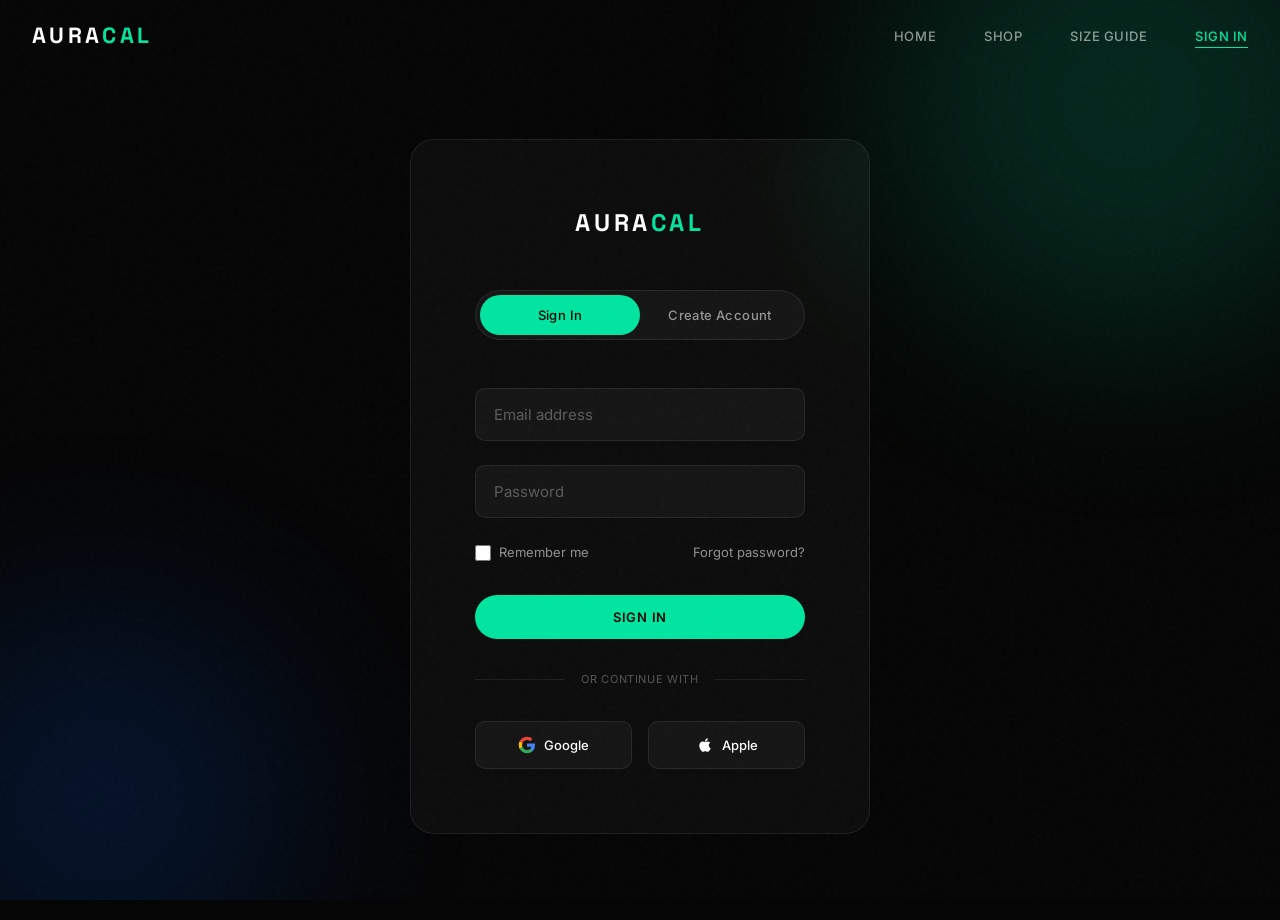
<file: auth.html>
<!DOCTYPE html>
<html lang="en">
<head>
  <meta charset="UTF-8">
  <meta name="viewport" content="width=device-width, initial-scale=1.0">
  <title>Account — AURACAL</title>
  <meta name="description" content="Sign in or create your AURACAL account to access exclusive collections, order tracking, and personalised recommendations.">
  <link rel="stylesheet" href="styles.css">
  <style>
    /* ===== AUTH-SPECIFIC STYLES ===== */

    .auth-page {
      min-height: 100vh;
      display: flex;
      align-items: center;
      justify-content: center;
      padding: calc(var(--nav-height) + var(--space-2xl)) var(--space-xl) var(--space-2xl);
      position: relative;
      overflow: hidden;
    }

    /* Ambient background effects */
    .auth-page__bg {
      position: absolute;
      inset: 0;
      z-index: 0;
      pointer-events: none;
    }

    .auth-page__bg-orb {
      position: absolute;
      border-radius: 50%;
      filter: blur(100px);
      opacity: 0.15;
    }

    .auth-page__bg-orb--1 {
      width: 500px;
      height: 500px;
      background: var(--accent);
      top: -150px;
      right: -100px;
      animation: orbFloat 12s ease-in-out infinite alternate;
    }

    .auth-page__bg-orb--2 {
      width: 400px;
      height: 400px;
      background: #0066ff;
      bottom: -100px;
      left: -100px;
      animation: orbFloat 15s ease-in-out infinite alternate-reverse;
    }

    @keyframes orbFloat {
      from { transform: translate(0, 0) scale(1); }
      to   { transform: translate(30px, -30px) scale(1.1); }
    }

    /* Auth Card */
    .auth-card {
      position: relative;
      z-index: 1;
      width: 100%;
      max-width: 460px;
      padding: var(--space-3xl);
      background: rgba(255, 255, 255, 0.03);
      border: 1px solid var(--glass-border);
      border-radius: var(--radius-xl);
      backdrop-filter: blur(30px);
      -webkit-backdrop-filter: blur(30px);
      opacity: 0;
      animation: cardIn 0.8s var(--ease-out) 0.3s forwards;
    }

    @keyframes cardIn {
      from { opacity: 0; transform: translateY(30px) scale(0.97); }
      to   { opacity: 1; transform: translateY(0) scale(1); }
    }

    .auth-card__header {
      text-align: center;
      margin-bottom: var(--space-2xl);
    }

    .auth-card__logo {
      font-family: var(--font-display);
      font-size: 1.5rem;
      font-weight: 700;
      letter-spacing: 0.15em;
      text-transform: uppercase;
      margin-bottom: var(--space-2xl);
    }

    .auth-card__logo span { color: var(--accent); }

    /* Toggle Tabs */
    .auth-toggle {
      display: flex;
      background: rgba(255, 255, 255, 0.04);
      border: 1px solid var(--glass-border);
      border-radius: var(--radius-full);
      padding: 4px;
      position: relative;
      margin-bottom: var(--space-2xl);
    }

    .auth-toggle__btn {
      flex: 1;
      padding: 12px 20px;
      font-size: 0.8125rem;
      font-weight: 500;
      letter-spacing: 0.03em;
      text-align: center;
      color: var(--text-secondary);
      border-radius: var(--radius-full);
      transition: color var(--transition-base);
      cursor: pointer;
      position: relative;
      z-index: 1;
    }

    .auth-toggle__btn.active {
      color: var(--bg-primary);
    }

    .auth-toggle__slider {
      position: absolute;
      top: 4px;
      left: 4px;
      width: calc(50% - 4px);
      height: calc(100% - 8px);
      background: var(--accent);
      border-radius: var(--radius-full);
      transition: transform 0.4s var(--ease-out);
      z-index: 0;
    }

    .auth-toggle__slider.right {
      transform: translateX(100%);
    }

    /* Form */
    .auth-form {
      display: flex;
      flex-direction: column;
      gap: var(--space-lg);
    }

    .auth-form[hidden] {
      display: none;
    }

    .form-group {
      position: relative;
    }

    .form-group__input {
      width: 100%;
      padding: 16px 18px;
      font-size: 0.9375rem;
      color: var(--text-primary);
      background: rgba(255, 255, 255, 0.04);
      border: 1px solid var(--glass-border);
      border-radius: var(--radius-md);
      transition: all var(--transition-base);
    }

    .form-group__input::placeholder {
      color: var(--text-tertiary);
      transition: color var(--transition-fast);
    }

    .form-group__input:focus {
      border-color: var(--accent);
      background: rgba(0, 229, 160, 0.04);
      box-shadow: 0 0 0 3px var(--accent-glow);
    }

    .form-group__input:focus::placeholder {
      color: transparent;
    }

    .form-group__label {
      position: absolute;
      top: -8px;
      left: 14px;
      padding: 0 6px;
      font-size: 0.6875rem;
      font-weight: 500;
      letter-spacing: 0.04em;
      text-transform: uppercase;
      color: var(--accent);
      background: var(--bg-primary);
      opacity: 0;
      transform: translateY(6px);
      transition: all var(--transition-fast);
      pointer-events: none;
    }

    .form-group__input:focus ~ .form-group__label,
    .form-group__input:not(:placeholder-shown) ~ .form-group__label {
      opacity: 1;
      transform: translateY(0);
    }

    .form-actions {
      margin-top: var(--space-sm);
    }

    .form-actions .btn {
      width: 100%;
    }

    .form-footer {
      text-align: center;
      font-size: 0.8125rem;
      color: var(--text-tertiary);
      margin-top: var(--space-md);
    }

    .form-footer a {
      color: var(--accent);
      transition: opacity var(--transition-fast);
    }

    .form-footer a:hover {
      opacity: 0.8;
    }

    /* Divider */
    .auth-divider {
      display: flex;
      align-items: center;
      gap: var(--space-md);
      margin: var(--space-sm) 0;
    }

    .auth-divider__line {
      flex: 1;
      height: 1px;
      background: var(--glass-border);
    }

    .auth-divider__text {
      font-size: 0.6875rem;
      letter-spacing: 0.06em;
      text-transform: uppercase;
      color: var(--text-tertiary);
    }

    /* Social Buttons */
    .social-login {
      display: flex;
      gap: var(--space-md);
    }

    .social-btn {
      flex: 1;
      display: flex;
      align-items: center;
      justify-content: center;
      gap: var(--space-sm);
      padding: 14px;
      font-size: 0.8125rem;
      font-weight: 500;
      color: var(--text-primary);
      background: rgba(255, 255, 255, 0.04);
      border: 1px solid var(--glass-border);
      border-radius: var(--radius-md);
      transition: all var(--transition-base);
      cursor: pointer;
    }

    .social-btn:hover {
      background: rgba(255, 255, 255, 0.08);
      border-color: var(--glass-border-hover);
      transform: translateY(-2px);
    }

    .social-btn svg {
      width: 18px;
      height: 18px;
    }

    /* Success State */
    .auth-success {
      text-align: center;
      padding: var(--space-2xl) 0;
      display: none;
    }

    .auth-success.show {
      display: block;
      animation: cardIn 0.5s var(--ease-out);
    }

    .auth-success__icon {
      width: 72px;
      height: 72px;
      margin: 0 auto var(--space-xl);
      display: flex;
      align-items: center;
      justify-content: center;
      border-radius: 50%;
      background: var(--accent-glow);
      color: var(--accent);
      font-size: 2rem;
    }

    .auth-success__title {
      font-family: var(--font-display);
      font-size: 1.5rem;
      font-weight: 600;
      margin-bottom: var(--space-sm);
    }

    .auth-success__text {
      color: var(--text-secondary);
      font-size: 0.9375rem;
      margin-bottom: var(--space-xl);
    }

    /* Remember & Forgot */
    .form-options {
      display: flex;
      align-items: center;
      justify-content: space-between;
      font-size: 0.8125rem;
    }

    .form-checkbox {
      display: flex;
      align-items: center;
      gap: var(--space-sm);
      cursor: pointer;
      color: var(--text-secondary);
    }

    .form-checkbox input[type="checkbox"] {
      width: 16px;
      height: 16px;
      accent-color: var(--accent);
      cursor: pointer;
    }

    .form-forgot {
      color: var(--text-secondary);
      transition: color var(--transition-fast);
    }

    .form-forgot:hover {
      color: var(--accent);
    }

    /* ===== RESPONSIVE ===== */
    @media (max-width: 480px) {
      .auth-card {
        padding: var(--space-2xl) var(--space-lg);
      }

      .auth-toggle__btn {
        font-size: 0.75rem;
        padding: 10px 14px;
      }

      .social-login {
        flex-direction: column;
      }
    }
  </style>
</head>
<body>

  <!-- ===== NAVIGATION ===== -->
  <nav class="nav scrolled" id="main-nav" role="navigation" aria-label="Main navigation">
    <div class="nav__inner">
      <a href="index.html" class="nav__logo" id="nav-logo">AURA<span>CAL</span></a>
      <div class="nav__toggle" id="nav-toggle" aria-label="Toggle menu">
        <span></span><span></span><span></span>
      </div>
      <ul class="nav__links" id="nav-links">
        <li><a href="index.html" class="nav__link" id="link-home">Home</a></li>
        <li><a href="shop.html" class="nav__link" id="link-shop">Shop</a></li>
        <li><a href="size-guide.html" class="nav__link" id="link-size">Size Guide</a></li>
        <li><a href="auth.html" class="nav__link" id="link-auth">Sign In</a></li>
      </ul>
      <div class="nav__mobile-overlay" id="nav-overlay"></div>
    </div>
  </nav>

  <main>
    <section class="auth-page" id="auth-page">
      <!-- Ambient BG -->
      <div class="auth-page__bg">
        <div class="auth-page__bg-orb auth-page__bg-orb--1"></div>
        <div class="auth-page__bg-orb auth-page__bg-orb--2"></div>
      </div>

      <div class="auth-card" id="auth-card">
        <div class="auth-card__header">
          <div class="auth-card__logo">AURA<span>CAL</span></div>
        </div>

        <!-- Toggle -->
        <div class="auth-toggle" id="auth-toggle">
          <button class="auth-toggle__btn active" data-tab="signin" id="toggle-signin">Sign In</button>
          <button class="auth-toggle__btn" data-tab="signup" id="toggle-signup">Create Account</button>
          <div class="auth-toggle__slider" id="toggle-slider"></div>
        </div>

        <!-- Sign In Form -->
        <form class="auth-form" id="signin-form" novalidate>
          <div class="form-group">
            <input type="email" class="form-group__input" id="signin-email" placeholder="Email address" required autocomplete="email">
            <span class="form-group__label">Email</span>
          </div>
          <div class="form-group">
            <input type="password" class="form-group__input" id="signin-password" placeholder="Password" required autocomplete="current-password">
            <span class="form-group__label">Password</span>
          </div>
          <div class="form-options">
            <label class="form-checkbox">
              <input type="checkbox" id="signin-remember"> Remember me
            </label>
            <a href="#" class="form-forgot">Forgot password?</a>
          </div>
          <div class="form-actions">
            <button type="submit" class="btn btn--primary" id="signin-submit">Sign In</button>
          </div>

          <div class="auth-divider">
            <div class="auth-divider__line"></div>
            <span class="auth-divider__text">or continue with</span>
            <div class="auth-divider__line"></div>
          </div>

          <div class="social-login">
            <button type="button" class="social-btn" id="social-google">
              <svg viewBox="0 0 24 24" fill="currentColor"><path d="M22.56 12.25c0-.78-.07-1.53-.2-2.25H12v4.26h5.92a5.06 5.06 0 01-2.2 3.32v2.77h3.57c2.08-1.92 3.28-4.74 3.28-8.1z" fill="#4285F4"/><path d="M12 23c2.97 0 5.46-.98 7.28-2.66l-3.57-2.77c-.98.66-2.23 1.06-3.71 1.06-2.86 0-5.29-1.93-6.16-4.53H2.18v2.84C3.99 20.53 7.7 23 12 23z" fill="#34A853"/><path d="M5.84 14.09c-.22-.66-.35-1.36-.35-2.09s.13-1.43.35-2.09V7.07H2.18C1.43 8.55 1 10.22 1 12s.43 3.45 1.18 4.93l2.85-2.22.81-.62z" fill="#FBBC05"/><path d="M12 5.38c1.62 0 3.06.56 4.21 1.64l3.15-3.15C17.45 2.09 14.97 1 12 1 7.7 1 3.99 3.47 2.18 7.07l3.66 2.84c.87-2.6 3.3-4.53 6.16-4.53z" fill="#EA4335"/></svg>
              Google
            </button>
            <button type="button" class="social-btn" id="social-apple">
              <svg viewBox="0 0 24 24" fill="currentColor"><path d="M17.05 20.28c-.98.95-2.05.88-3.08.4-1.09-.5-2.08-.48-3.24 0-1.44.62-2.2.44-3.06-.4C2.79 15.25 3.51 7.59 9.05 7.31c1.35.07 2.29.74 3.08.8 1.18-.24 2.31-.93 3.57-.84 1.51.12 2.65.72 3.4 1.8-3.12 1.87-2.38 5.98.48 7.13-.57 1.5-1.31 2.99-2.54 4.09zM12.03 7.25c-.15-2.23 1.66-4.07 3.74-4.25.32 2.32-1.96 4.41-3.74 4.25z"/></svg>
              Apple
            </button>
          </div>
        </form>

        <!-- Sign Up Form -->
        <form class="auth-form" id="signup-form" hidden novalidate>
          <div class="form-group">
            <input type="text" class="form-group__input" id="signup-name" placeholder="Full name" required autocomplete="name">
            <span class="form-group__label">Name</span>
          </div>
          <div class="form-group">
            <input type="email" class="form-group__input" id="signup-email" placeholder="Email address" required autocomplete="email">
            <span class="form-group__label">Email</span>
          </div>
          <div class="form-group">
            <input type="password" class="form-group__input" id="signup-password" placeholder="Create password" required autocomplete="new-password">
            <span class="form-group__label">Password</span>
          </div>
          <div class="form-group">
            <input type="password" class="form-group__input" id="signup-confirm" placeholder="Confirm password" required autocomplete="new-password">
            <span class="form-group__label">Confirm</span>
          </div>
          <div class="form-actions">
            <button type="submit" class="btn btn--primary" id="signup-submit">Create Account</button>
          </div>
          <p class="form-footer">By creating an account, you agree to our <a href="#">Terms</a> & <a href="#">Privacy Policy</a>.</p>
        </form>

        <!-- Success State -->
        <div class="auth-success" id="auth-success">
          <div class="auth-success__icon">✓</div>
          <h3 class="auth-success__title" id="success-title">Welcome Back</h3>
          <p class="auth-success__text" id="success-text">You've been signed in successfully.</p>
          <a href="shop.html" class="btn btn--primary" id="success-cta">Start Shopping</a>
          <div style="margin-top: var(--space-lg);">
            <button class="btn btn--ghost btn--sm" id="sign-out-btn">Sign Out</button>
          </div>
        </div>
      </div>
    </section>
  </main>

  <script src="script.js"></script>
  <script>
    /* ===== AUTH PAGE JS ===== */

    const toggleBtns = document.querySelectorAll('.auth-toggle__btn');
    const slider = document.getElementById('toggle-slider');
    const signinForm = document.getElementById('signin-form');
    const signupForm = document.getElementById('signup-form');
    const authSuccess = document.getElementById('auth-success');
    const successTitle = document.getElementById('success-title');
    const successText = document.getElementById('success-text');
    const signOutBtn = document.getElementById('sign-out-btn');

    // Tab toggle
    toggleBtns.forEach(btn => {
      btn.addEventListener('click', () => {
        toggleBtns.forEach(b => b.classList.remove('active'));
        btn.classList.add('active');

        if (btn.dataset.tab === 'signup') {
          slider.classList.add('right');
          signinForm.hidden = true;
          signupForm.hidden = false;
        } else {
          slider.classList.remove('right');
          signinForm.hidden = false;
          signupForm.hidden = true;
        }

        // Reset success state
        authSuccess.classList.remove('show');
        signinForm.style.display = '';
        signupForm.style.display = '';
      });
    });

    // Sign In submit
    signinForm.addEventListener('submit', (e) => {
      e.preventDefault();
      const email = document.getElementById('signin-email').value;
      if (!email) return;

      signinForm.style.display = 'none';
      document.querySelector('.auth-toggle').style.display = 'none';
      successTitle.textContent = 'Welcome Back';
      successText.textContent = `Signed in as ${email}`;
      authSuccess.classList.add('show');
    });

    // Sign Up submit
    signupForm.addEventListener('submit', (e) => {
      e.preventDefault();
      const name = document.getElementById('signup-name').value;
      const pass = document.getElementById('signup-password').value;
      const confirm = document.getElementById('signup-confirm').value;

      if (!name) return;
      if (pass !== confirm) {
        document.getElementById('signup-confirm').style.borderColor = '#ff4444';
        return;
      }

      signupForm.style.display = 'none';
      document.querySelector('.auth-toggle').style.display = 'none';
      successTitle.textContent = `Welcome, ${name.split(' ')[0]}`;
      successText.textContent = 'Your AURACAL account has been created.';
      authSuccess.classList.add('show');
    });

    // Sign Out
    signOutBtn.addEventListener('click', () => {
      authSuccess.classList.remove('show');
      document.querySelector('.auth-toggle').style.display = '';
      signinForm.style.display = '';
      signinForm.hidden = false;
      signupForm.hidden = true;
      signinForm.reset();
      signupForm.reset();

      // Reset toggle to Sign In
      toggleBtns.forEach(b => b.classList.remove('active'));
      toggleBtns[0].classList.add('active');
      slider.classList.remove('right');
    });
  </script>
</body>
</html>
</file>
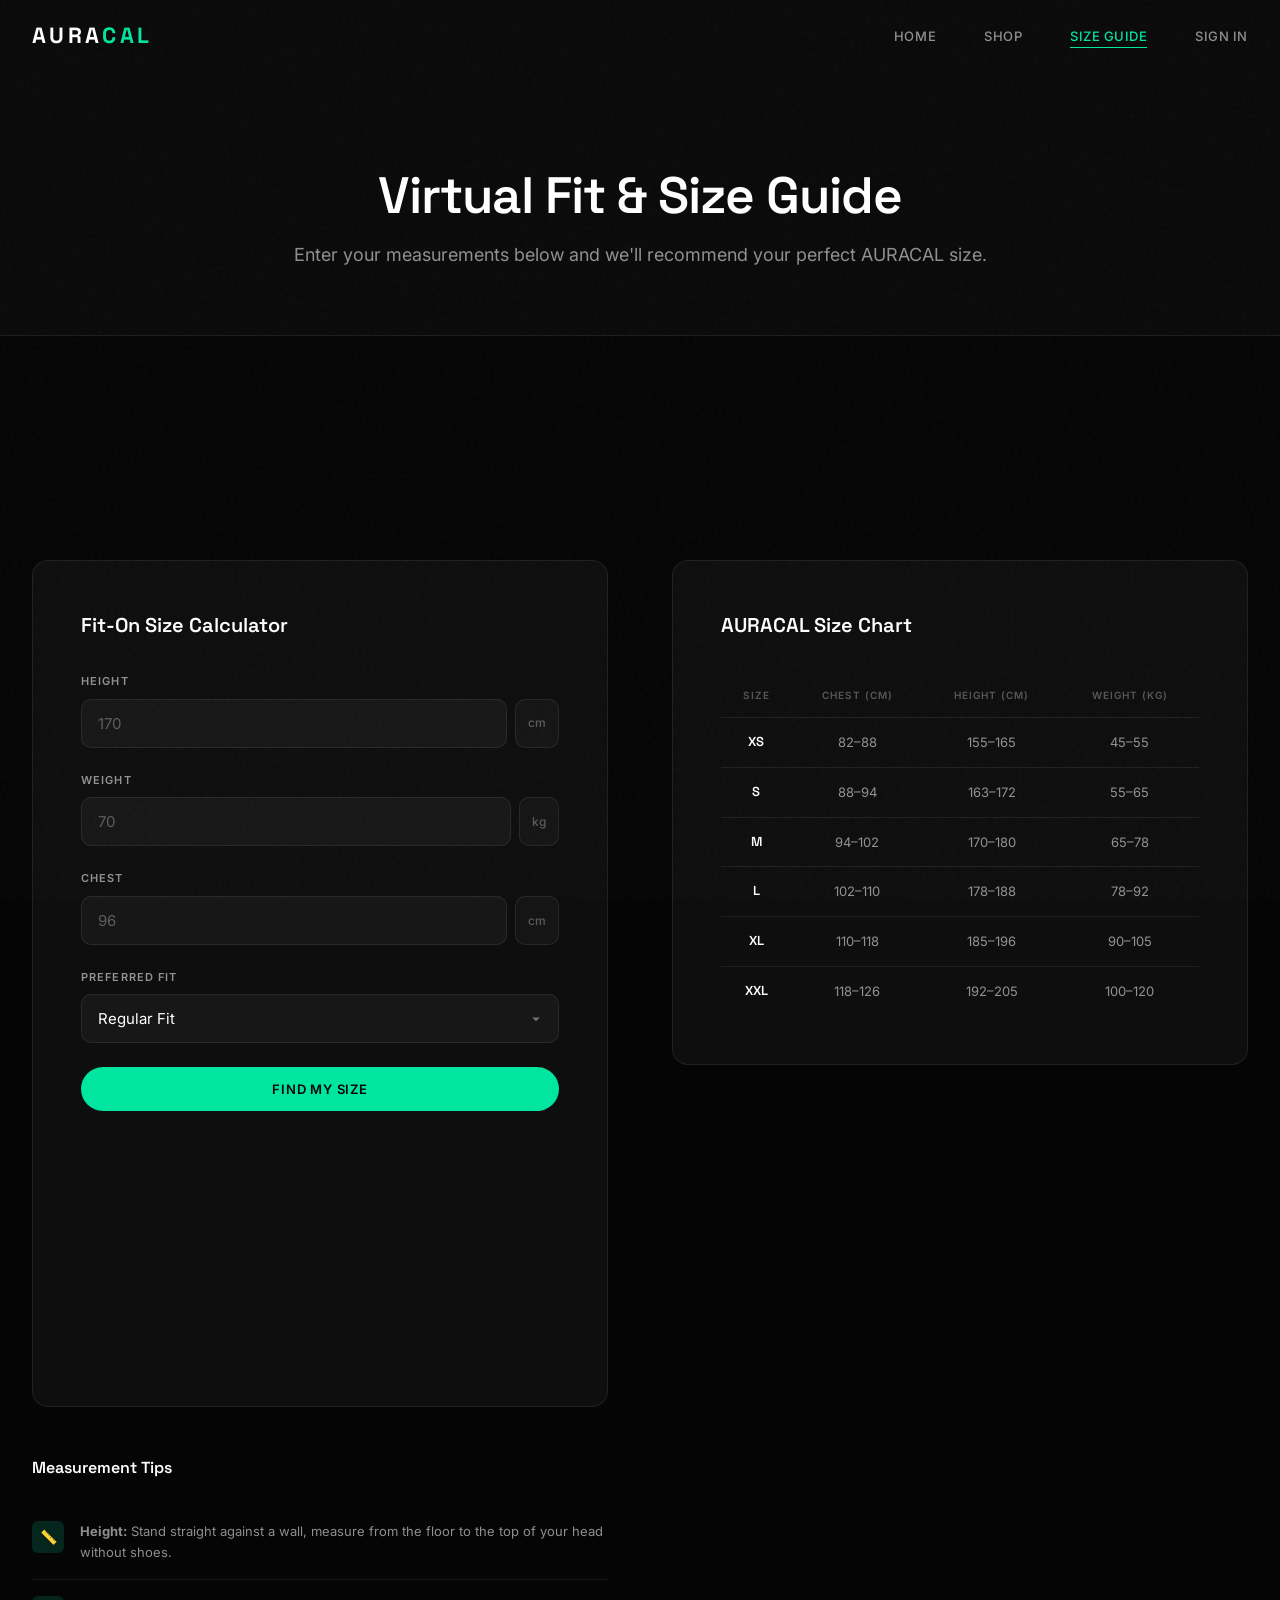
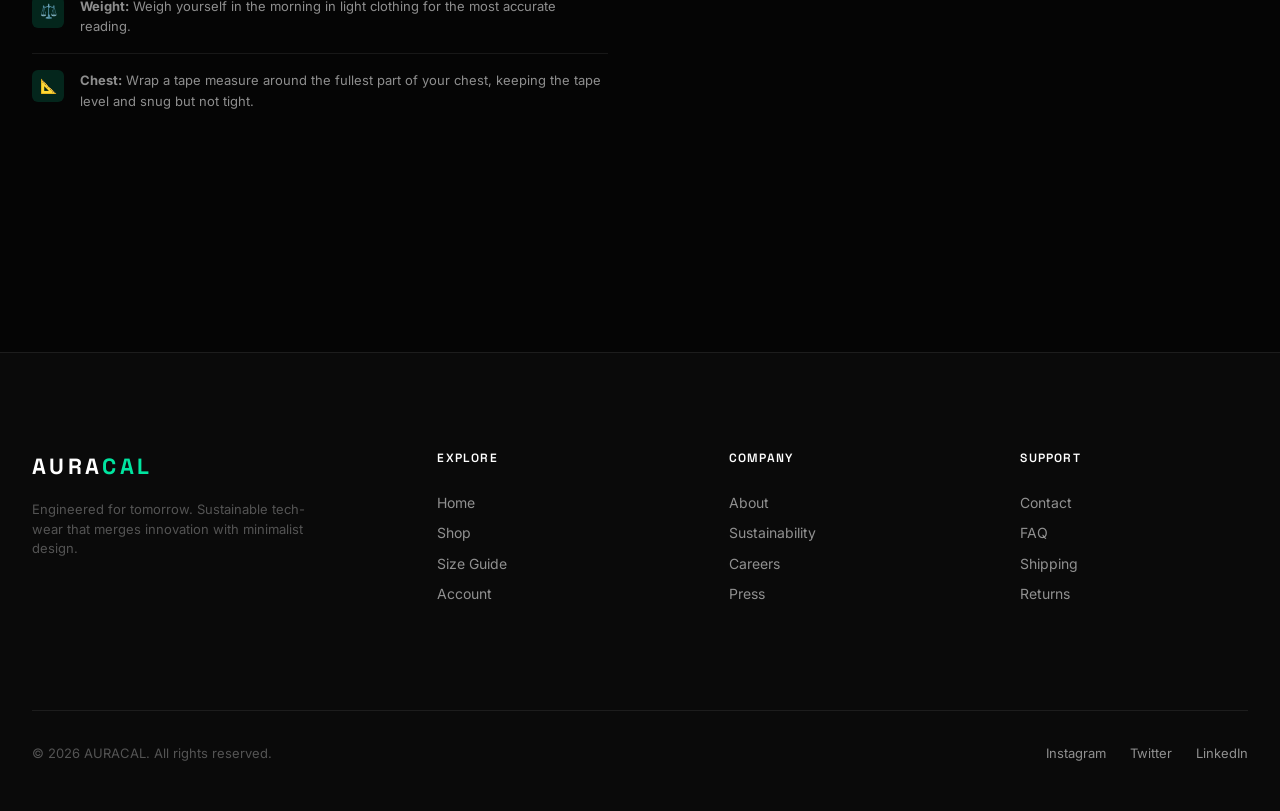
<file: size-guide.html>
<!DOCTYPE html>
<html lang="en">
<head>
  <meta charset="UTF-8">
  <meta name="viewport" content="width=device-width, initial-scale=1.0">
  <title>Size Guide — AURACAL</title>
  <meta name="description" content="Find your perfect AURACAL fit with our interactive sizing calculator. Input your measurements for a personalised size recommendation.">
  <link rel="stylesheet" href="styles.css">
  <style>
    .sg-hero{padding-top:calc(var(--nav-height) + var(--space-4xl));padding-bottom:var(--space-3xl);text-align:center;background:var(--bg-secondary);border-bottom:1px solid var(--glass-border)}
    .sg-hero__title{opacity:0;animation:fadeUp .8s var(--ease-out) .2s forwards}
    .sg-hero__sub{margin-top:var(--space-md);opacity:0;animation:fadeUp .8s var(--ease-out) .4s forwards}
    @keyframes fadeUp{from{opacity:0;transform:translateY(20px)}to{opacity:1;transform:translateY(0)}}

    .sg-layout{display:grid;grid-template-columns:1fr 1fr;gap:var(--space-3xl);align-items:start;padding:var(--space-4xl) 0}

    /* Calculator Card */
    .calc-card{padding:var(--space-2xl);position:relative;overflow:hidden}
    .calc-card__title{font-family:var(--font-display);font-size:1.25rem;font-weight:600;margin-bottom:var(--space-xl)}
    .calc-form{display:flex;flex-direction:column;gap:var(--space-lg)}
    .calc-group label{display:block;font-size:.6875rem;font-weight:600;letter-spacing:.1em;text-transform:uppercase;color:var(--text-secondary);margin-bottom:var(--space-sm)}
    .calc-group__row{display:flex;gap:var(--space-sm)}
    .calc-input{flex:1;padding:14px 16px;font-size:.9375rem;color:var(--text-primary);background:rgba(255,255,255,.04);border:1px solid var(--glass-border);border-radius:var(--radius-md);transition:all var(--transition-base)}
    .calc-input:focus{border-color:var(--accent);background:rgba(0,229,160,.04);box-shadow:0 0 0 3px var(--accent-glow)}
    .calc-input::placeholder{color:var(--text-tertiary)}
    .unit-label{display:flex;align-items:center;padding:0 12px;font-size:.75rem;font-weight:500;color:var(--text-tertiary);background:rgba(255,255,255,.03);border:1px solid var(--glass-border);border-radius:var(--radius-md);white-space:nowrap}

    .calc-select{width:100%;padding:14px 16px;font-size:.9375rem;color:var(--text-primary);background:rgba(255,255,255,.04);border:1px solid var(--glass-border);border-radius:var(--radius-md);transition:all var(--transition-base);cursor:pointer;appearance:none;background-image:url("data:image/svg+xml,%3Csvg xmlns='http://www.w3.org/2000/svg' width='12' height='12' fill='rgba(255,255,255,0.4)' viewBox='0 0 16 16'%3E%3Cpath d='M8 11L3 6h10z'/%3E%3C/svg%3E");background-repeat:no-repeat;background-position:right 16px center}
    .calc-select:focus{border-color:var(--accent);box-shadow:0 0 0 3px var(--accent-glow)}
    .calc-select option{background:var(--bg-tertiary);color:var(--text-primary)}

    /* Result Panel */
    .result-panel{margin-top:var(--space-xl);padding:var(--space-xl);background:rgba(0,229,160,.04);border:1px solid rgba(0,229,160,.12);border-radius:var(--radius-lg);text-align:center;opacity:0;transform:translateY(15px) scale(.97);transition:all .5s var(--ease-out);pointer-events:none}
    .result-panel.show{opacity:1;transform:translateY(0) scale(1);pointer-events:all}
    .result-panel__label{font-size:.6875rem;font-weight:600;letter-spacing:.1em;text-transform:uppercase;color:var(--accent);margin-bottom:var(--space-sm)}
    .result-panel__size{font-family:var(--font-display);font-size:clamp(3rem,8vw,5rem);font-weight:700;color:var(--accent);line-height:1;margin-bottom:var(--space-sm)}
    .result-panel__desc{font-size:.875rem;color:var(--text-secondary);line-height:1.6}
    .result-panel__confidence{display:inline-block;margin-top:var(--space-md);padding:6px 16px;font-size:.6875rem;font-weight:600;letter-spacing:.06em;text-transform:uppercase;background:var(--accent-glow);border-radius:var(--radius-full);color:var(--accent)}

    /* Size Chart */
    .chart-card{padding:var(--space-2xl)}
    .chart-card__title{font-family:var(--font-display);font-size:1.25rem;font-weight:600;margin-bottom:var(--space-xl)}
    .size-table{width:100%;border-collapse:collapse;font-size:.8125rem}
    .size-table th,.size-table td{padding:14px 12px;text-align:center;border-bottom:1px solid var(--glass-border)}
    .size-table th{font-size:.625rem;font-weight:600;letter-spacing:.1em;text-transform:uppercase;color:var(--text-tertiary)}
    .size-table td{color:var(--text-secondary)}
    .size-table tr:last-child td{border-bottom:none}
    .size-table tr.highlight td{background:rgba(0,229,160,.06);color:var(--accent);font-weight:600}
    .size-table td:first-child{font-family:var(--font-display);font-weight:600;color:var(--text-primary)}

    /* Tips */
    .tips{margin-top:var(--space-2xl)}
    .tips__title{font-family:var(--font-display);font-size:1rem;font-weight:600;margin-bottom:var(--space-lg)}
    .tip-item{display:flex;gap:var(--space-md);align-items:flex-start;padding:var(--space-md) 0;border-bottom:1px solid var(--glass-border)}
    .tip-item:last-child{border-bottom:none}
    .tip-item__icon{flex-shrink:0;width:32px;height:32px;display:flex;align-items:center;justify-content:center;border-radius:var(--radius-sm);background:var(--accent-glow);color:var(--accent);font-size:.875rem}
    .tip-item__text{font-size:.8125rem;color:var(--text-secondary);line-height:1.6}

    @media(max-width:768px){
      .sg-layout{grid-template-columns:1fr;gap:var(--space-xl)}
    }
  </style>
</head>
<body>
  <nav class="nav" id="main-nav" role="navigation" aria-label="Main navigation">
    <div class="nav__inner">
      <a href="index.html" class="nav__logo" id="nav-logo">AURA<span>CAL</span></a>
      <div class="nav__toggle" id="nav-toggle" aria-label="Toggle menu"><span></span><span></span><span></span></div>
      <ul class="nav__links" id="nav-links">
        <li><a href="index.html" class="nav__link" id="link-home">Home</a></li>
        <li><a href="shop.html" class="nav__link" id="link-shop">Shop</a></li>
        <li><a href="size-guide.html" class="nav__link" id="link-size">Size Guide</a></li>
        <li><a href="auth.html" class="nav__link" id="link-auth">Sign In</a></li>
      </ul>
      <div class="nav__mobile-overlay" id="nav-overlay"></div>
    </div>
  </nav>

  <main>
    <section class="sg-hero"><div class="container">
      <h1 class="heading-lg sg-hero__title">Virtual Fit &amp; Size Guide</h1>
      <p class="body-lg sg-hero__sub">Enter your measurements below and we'll recommend your perfect AURACAL size.</p>
    </div></section>

    <section class="section"><div class="container">
      <div class="sg-layout">
        <!-- Calculator -->
        <div>
          <div class="calc-card glass-card reveal">
            <h2 class="calc-card__title">Fit-On Size Calculator</h2>
            <div class="calc-form" id="calc-form">
              <div class="calc-group">
                <label for="calc-height">Height</label>
                <div class="calc-group__row">
                  <input type="number" class="calc-input" id="calc-height" placeholder="170" min="100" max="230">
                  <span class="unit-label">cm</span>
                </div>
              </div>
              <div class="calc-group">
                <label for="calc-weight">Weight</label>
                <div class="calc-group__row">
                  <input type="number" class="calc-input" id="calc-weight" placeholder="70" min="30" max="200">
                  <span class="unit-label">kg</span>
                </div>
              </div>
              <div class="calc-group">
                <label for="calc-chest">Chest</label>
                <div class="calc-group__row">
                  <input type="number" class="calc-input" id="calc-chest" placeholder="96" min="60" max="160">
                  <span class="unit-label">cm</span>
                </div>
              </div>
              <div class="calc-group">
                <label for="calc-fit">Preferred Fit</label>
                <select class="calc-select" id="calc-fit">
                  <option value="regular">Regular Fit</option>
                  <option value="slim">Slim Fit</option>
                  <option value="relaxed">Relaxed Fit</option>
                </select>
              </div>
              <button class="btn btn--primary" id="calc-submit" type="button">Find My Size</button>
            </div>
            <div class="result-panel" id="result-panel">
              <div class="result-panel__label">Your Recommended Size</div>
              <div class="result-panel__size" id="result-size">—</div>
              <p class="result-panel__desc" id="result-desc"></p>
              <span class="result-panel__confidence" id="result-confidence"></span>
            </div>
          </div>

          <div class="tips reveal reveal-delay-2">
            <h3 class="tips__title">Measurement Tips</h3>
            <div class="tip-item"><div class="tip-item__icon">📏</div><p class="tip-item__text"><strong>Height:</strong> Stand straight against a wall, measure from the floor to the top of your head without shoes.</p></div>
            <div class="tip-item"><div class="tip-item__icon">⚖️</div><p class="tip-item__text"><strong>Weight:</strong> Weigh yourself in the morning in light clothing for the most accurate reading.</p></div>
            <div class="tip-item"><div class="tip-item__icon">📐</div><p class="tip-item__text"><strong>Chest:</strong> Wrap a tape measure around the fullest part of your chest, keeping the tape level and snug but not tight.</p></div>
          </div>
        </div>

        <!-- Chart -->
        <div>
          <div class="chart-card glass-card reveal reveal-delay-1">
            <h2 class="chart-card__title">AURACAL Size Chart</h2>
            <table class="size-table" id="size-table">
              <thead><tr><th>Size</th><th>Chest (cm)</th><th>Height (cm)</th><th>Weight (kg)</th></tr></thead>
              <tbody>
                <tr data-size="XS"><td>XS</td><td>82–88</td><td>155–165</td><td>45–55</td></tr>
                <tr data-size="S"><td>S</td><td>88–94</td><td>163–172</td><td>55–65</td></tr>
                <tr data-size="M"><td>M</td><td>94–102</td><td>170–180</td><td>65–78</td></tr>
                <tr data-size="L"><td>L</td><td>102–110</td><td>178–188</td><td>78–92</td></tr>
                <tr data-size="XL"><td>XL</td><td>110–118</td><td>185–196</td><td>90–105</td></tr>
                <tr data-size="XXL"><td>XXL</td><td>118–126</td><td>192–205</td><td>100–120</td></tr>
              </tbody>
            </table>
          </div>
        </div>
      </div>
    </div></section>
  </main>

  <footer class="footer" id="main-footer"><div class="container">
    <div class="footer__grid">
      <div><a href="index.html" class="nav__logo">AURA<span>CAL</span></a><p class="body-sm footer__brand-description">Engineered for tomorrow. Sustainable tech-wear that merges innovation with minimalist design.</p></div>
      <div><h4 class="footer__heading">Explore</h4><a href="index.html" class="footer__link">Home</a><a href="shop.html" class="footer__link">Shop</a><a href="size-guide.html" class="footer__link">Size Guide</a><a href="auth.html" class="footer__link">Account</a></div>
      <div><h4 class="footer__heading">Company</h4><a href="#" class="footer__link">About</a><a href="#" class="footer__link">Sustainability</a><a href="#" class="footer__link">Careers</a><a href="#" class="footer__link">Press</a></div>
      <div><h4 class="footer__heading">Support</h4><a href="#" class="footer__link">Contact</a><a href="#" class="footer__link">FAQ</a><a href="#" class="footer__link">Shipping</a><a href="#" class="footer__link">Returns</a></div>
    </div>
    <div class="footer__bottom"><p class="footer__copy">&copy; 2026 AURACAL. All rights reserved.</p><div class="footer__socials"><a href="#" class="footer__social-link">Instagram</a><a href="#" class="footer__social-link">Twitter</a><a href="#" class="footer__social-link">LinkedIn</a></div></div>
  </div></footer>

  <script src="script.js"></script>
  <script>
    const sizeData = [
      { size:'XS', chest:[82,88],  height:[155,165], weight:[45,55] },
      { size:'S',  chest:[88,94],  height:[163,172], weight:[55,65] },
      { size:'M',  chest:[94,102], height:[170,180], weight:[65,78] },
      { size:'L',  chest:[102,110],height:[178,188], weight:[78,92] },
      { size:'XL', chest:[110,118],height:[185,196], weight:[90,105]},
      { size:'XXL',chest:[118,126],height:[192,205], weight:[100,120]}
    ];

    const fitOffsets = { slim: -2, regular: 0, relaxed: 4 };

    document.getElementById('calc-submit').addEventListener('click', calculate);
    document.querySelectorAll('.calc-input').forEach(i => {
      i.addEventListener('keydown', e => { if(e.key==='Enter') calculate(); });
    });

    function calculate() {
      const h = parseFloat(document.getElementById('calc-height').value);
      const w = parseFloat(document.getElementById('calc-weight').value);
      const c = parseFloat(document.getElementById('calc-chest').value);
      const fit = document.getElementById('calc-fit').value;

      if(!h||!w||!c){ highlightEmpty(); return; }

      const offset = fitOffsets[fit] || 0;
      const adjChest = c + offset;

      let bestScore = Infinity, bestSize = sizeData[2];
      sizeData.forEach(s => {
        const cm = (s.chest[0]+s.chest[1])/2;
        const hm = (s.height[0]+s.height[1])/2;
        const wm = (s.weight[0]+s.weight[1])/2;
        const score = Math.abs(adjChest-cm)*2.5 + Math.abs(h-hm)*0.8 + Math.abs(w-wm)*1.2;
        if(score < bestScore){ bestScore = score; bestSize = s; }
      });

      const confidence = bestScore < 8 ? 'Excellent match' : bestScore < 18 ? 'Good match' : 'Approximate match';
      const confPct = bestScore < 8 ? '95%+' : bestScore < 18 ? '~85%' : '~70%';

      const fitLabel = fit==='slim'?'a slim':'a '+fit;
      const desc = `Based on your measurements (${h}cm, ${w}kg, ${c}cm chest) and ${fitLabel} fit preference, we recommend size ${bestSize.size} for optimal comfort and style.`;

      const panel = document.getElementById('result-panel');
      document.getElementById('result-size').textContent = bestSize.size;
      document.getElementById('result-desc').textContent = desc;
      document.getElementById('result-confidence').textContent = `${confidence} · ${confPct} confidence`;
      panel.classList.add('show');

      // Highlight table row
      document.querySelectorAll('#size-table tbody tr').forEach(r => r.classList.remove('highlight'));
      const row = document.querySelector(`#size-table tr[data-size="${bestSize.size}"]`);
      if(row) row.classList.add('highlight');

      panel.scrollIntoView({ behavior:'smooth', block:'nearest' });
    }

    function highlightEmpty() {
      ['calc-height','calc-weight','calc-chest'].forEach(id => {
        const el = document.getElementById(id);
        if(!el.value) {
          el.style.borderColor = '#ff4444';
          setTimeout(() => el.style.borderColor = '', 1500);
        }
      });
    }
  </script>
</body>
</html>
</file>
<file: styles.css>
/* ============================================================
   AURACAL — Design System
   Premium Futuristic Tech-Wear Brand
   ============================================================ */

/* ---------- Google Font ---------- */
@import url('https://fonts.googleapis.com/css2?family=Inter:wght@300;400;500;600;700;800&family=Space+Grotesk:wght@300;400;500;600;700&display=swap');

/* ---------- Design Tokens ---------- */
:root {
  /* Backgrounds */
  --bg-primary: #050505;
  --bg-secondary: #0a0a0a;
  --bg-tertiary: #111111;
  --bg-card: #0e0e0e;

  /* Glass */
  --glass-bg: rgba(255, 255, 255, 0.04);
  --glass-bg-strong: rgba(255, 255, 255, 0.07);
  --glass-border: rgba(255, 255, 255, 0.08);
  --glass-border-hover: rgba(255, 255, 255, 0.15);
  --glass-blur: 20px;

  /* Accent */
  --accent: #00e5a0;
  --accent-dim: #00b87e;
  --accent-glow: rgba(0, 229, 160, 0.15);
  --accent-glow-strong: rgba(0, 229, 160, 0.3);

  /* Text */
  --text-primary: #ffffff;
  --text-secondary: rgba(255, 255, 255, 0.55);
  --text-tertiary: rgba(255, 255, 255, 0.3);
  --text-accent: var(--accent);

  /* Typography */
  --font-display: 'Space Grotesk', -apple-system, BlinkMacSystemFont, 'Segoe UI', sans-serif;
  --font-body: 'Inter', -apple-system, BlinkMacSystemFont, 'Segoe UI', sans-serif;

  /* Spacing */
  --space-xs: 0.25rem;
  --space-sm: 0.5rem;
  --space-md: 1rem;
  --space-lg: 1.5rem;
  --space-xl: 2rem;
  --space-2xl: 3rem;
  --space-3xl: 4rem;
  --space-4xl: 6rem;
  --space-5xl: 8rem;

  /* Radius */
  --radius-sm: 6px;
  --radius-md: 10px;
  --radius-lg: 16px;
  --radius-xl: 24px;
  --radius-full: 50px;

  /* Transitions */
  --ease-out: cubic-bezier(0.16, 1, 0.3, 1);
  --ease-in-out: cubic-bezier(0.65, 0, 0.35, 1);
  --transition-fast: 0.2s var(--ease-out);
  --transition-base: 0.35s var(--ease-out);
  --transition-slow: 0.6s var(--ease-out);
  --transition-slower: 1s var(--ease-out);

  /* Layout */
  --nav-height: 72px;
  --max-width: 1280px;
  --max-width-narrow: 960px;
}

/* ---------- Reset ---------- */
*, *::before, *::after {
  margin: 0;
  padding: 0;
  box-sizing: border-box;
}

html {
  scroll-behavior: smooth;
  -webkit-font-smoothing: antialiased;
  -moz-osx-font-smoothing: grayscale;
}

body {
  font-family: var(--font-body);
  background: var(--bg-primary);
  color: var(--text-primary);
  line-height: 1.6;
  overflow-x: hidden;
  min-height: 100vh;
}

a {
  color: inherit;
  text-decoration: none;
}

ul, ol { list-style: none; }

img {
  max-width: 100%;
  height: auto;
  display: block;
}

button, input, select, textarea {
  font-family: inherit;
  font-size: inherit;
  color: inherit;
  border: none;
  outline: none;
  background: none;
}

button { cursor: pointer; }

/* ---------- Utility ---------- */
.container {
  width: 100%;
  max-width: var(--max-width);
  margin: 0 auto;
  padding: 0 var(--space-xl);
}

.container--narrow {
  max-width: var(--max-width-narrow);
}

.sr-only {
  position: absolute;
  width: 1px; height: 1px;
  padding: 0; margin: -1px;
  overflow: hidden;
  clip: rect(0,0,0,0);
  white-space: nowrap;
  border: 0;
}

/* ---------- Typography ---------- */
.heading-xl {
  font-family: var(--font-display);
  font-size: clamp(2.5rem, 6vw, 5.5rem);
  font-weight: 700;
  line-height: 1.05;
  letter-spacing: -0.03em;
}

.heading-lg {
  font-family: var(--font-display);
  font-size: clamp(2rem, 4vw, 3.5rem);
  font-weight: 600;
  line-height: 1.1;
  letter-spacing: -0.02em;
}

.heading-md {
  font-family: var(--font-display);
  font-size: clamp(1.25rem, 2.5vw, 1.75rem);
  font-weight: 600;
  line-height: 1.2;
  letter-spacing: -0.01em;
}

.heading-sm {
  font-family: var(--font-display);
  font-size: 1rem;
  font-weight: 600;
  line-height: 1.3;
  letter-spacing: 0.04em;
  text-transform: uppercase;
}

.body-lg {
  font-size: 1.125rem;
  line-height: 1.7;
  color: var(--text-secondary);
}

.body-md {
  font-size: 0.9375rem;
  line-height: 1.65;
  color: var(--text-secondary);
}

.body-sm {
  font-size: 0.8125rem;
  line-height: 1.5;
  color: var(--text-tertiary);
}

.label {
  font-size: 0.6875rem;
  font-weight: 600;
  letter-spacing: 0.12em;
  text-transform: uppercase;
  color: var(--text-accent);
}

/* ---------- Buttons ---------- */
.btn {
  display: inline-flex;
  align-items: center;
  justify-content: center;
  gap: var(--space-sm);
  padding: 14px 32px;
  font-family: var(--font-body);
  font-size: 0.8125rem;
  font-weight: 600;
  letter-spacing: 0.06em;
  text-transform: uppercase;
  border-radius: var(--radius-full);
  transition: all var(--transition-base);
  position: relative;
  overflow: hidden;
}

.btn::after {
  content: '';
  position: absolute;
  inset: 0;
  border-radius: inherit;
  opacity: 0;
  transition: opacity var(--transition-fast);
}

.btn:hover::after {
  opacity: 1;
}

.btn--primary {
  background: var(--accent);
  color: #050505;
}

.btn--primary::after {
  background: rgba(255, 255, 255, 0.15);
}

.btn--primary:hover {
  transform: translateY(-2px);
  box-shadow: 0 8px 30px var(--accent-glow-strong);
}

.btn--ghost {
  background: var(--glass-bg);
  color: var(--text-primary);
  border: 1px solid var(--glass-border);
  backdrop-filter: blur(10px);
}

.btn--ghost::after {
  background: rgba(255, 255, 255, 0.04);
}

.btn--ghost:hover {
  border-color: var(--glass-border-hover);
  transform: translateY(-2px);
}

.btn--sm {
  padding: 10px 22px;
  font-size: 0.75rem;
}

.btn--lg {
  padding: 18px 42px;
  font-size: 0.875rem;
}

/* ---------- Navigation ---------- */
.nav {
  position: fixed;
  top: 0;
  left: 0;
  right: 0;
  height: var(--nav-height);
  z-index: 1000;
  transition: all var(--transition-base);
}

.nav::before {
  content: '';
  position: absolute;
  inset: 0;
  background: rgba(5, 5, 5, 0.6);
  backdrop-filter: blur(var(--glass-blur));
  -webkit-backdrop-filter: blur(var(--glass-blur));
  border-bottom: 1px solid var(--glass-border);
  opacity: 0;
  transition: opacity var(--transition-base);
}

.nav.scrolled::before {
  opacity: 1;
}

.nav__inner {
  display: flex;
  align-items: center;
  justify-content: space-between;
  height: 100%;
  max-width: var(--max-width);
  margin: 0 auto;
  padding: 0 var(--space-xl);
  position: relative;
  z-index: 1;
}

.nav__logo {
  font-family: var(--font-display);
  font-size: 1.375rem;
  font-weight: 700;
  letter-spacing: 0.15em;
  text-transform: uppercase;
  color: var(--text-primary);
  transition: color var(--transition-fast);
}

.nav__logo span {
  color: var(--accent);
}

.nav__logo:hover {
  color: var(--accent);
}

.nav__links {
  display: flex;
  align-items: center;
  gap: var(--space-2xl);
}

.nav__link {
  font-size: 0.8125rem;
  font-weight: 500;
  letter-spacing: 0.04em;
  text-transform: uppercase;
  color: var(--text-secondary);
  transition: color var(--transition-fast);
  position: relative;
}

.nav__link::after {
  content: '';
  position: absolute;
  bottom: -4px;
  left: 0;
  width: 0;
  height: 1px;
  background: var(--accent);
  transition: width var(--transition-base);
}

.nav__link:hover,
.nav__link.active {
  color: var(--text-primary);
}

.nav__link:hover::after,
.nav__link.active::after {
  width: 100%;
}

.nav__link.active {
  color: var(--accent);
}

/* Mobile menu toggle */
.nav__toggle {
  display: none;
  flex-direction: column;
  gap: 5px;
  width: 28px;
  cursor: pointer;
  z-index: 10;
}

.nav__toggle span {
  display: block;
  width: 100%;
  height: 1.5px;
  background: var(--text-primary);
  transition: all var(--transition-base);
  transform-origin: center;
}

.nav__toggle.open span:nth-child(1) {
  transform: translateY(6.5px) rotate(45deg);
}

.nav__toggle.open span:nth-child(2) {
  opacity: 0;
}

.nav__toggle.open span:nth-child(3) {
  transform: translateY(-6.5px) rotate(-45deg);
}

/* Mobile overlay */
.nav__mobile-overlay {
  display: none;
}

/* ---------- Sections ---------- */
.section {
  padding: var(--space-5xl) 0;
}

.section__label {
  margin-bottom: var(--space-md);
}

.section__title {
  margin-bottom: var(--space-lg);
}

.section__description {
  max-width: 560px;
}

.section__header {
  text-align: center;
  margin-bottom: var(--space-4xl);
}

.section__header .section__description {
  margin: 0 auto;
}

/* ---------- Glass Card ---------- */
.glass-card {
  background: var(--glass-bg);
  border: 1px solid var(--glass-border);
  border-radius: var(--radius-lg);
  backdrop-filter: blur(var(--glass-blur));
  -webkit-backdrop-filter: blur(var(--glass-blur));
  transition: all var(--transition-base);
}

.glass-card:hover {
  border-color: var(--glass-border-hover);
  background: var(--glass-bg-strong);
}

/* ---------- Footer ---------- */
.footer {
  border-top: 1px solid var(--glass-border);
  padding: var(--space-4xl) 0 var(--space-2xl);
  background: var(--bg-secondary);
}

.footer__grid {
  display: grid;
  grid-template-columns: 1.5fr repeat(3, 1fr);
  gap: var(--space-3xl);
  margin-bottom: var(--space-4xl);
}

.footer__brand-description {
  margin-top: var(--space-md);
  max-width: 280px;
}

.footer__heading {
  font-family: var(--font-display);
  font-size: 0.75rem;
  font-weight: 600;
  letter-spacing: 0.1em;
  text-transform: uppercase;
  color: var(--text-primary);
  margin-bottom: var(--space-lg);
}

.footer__link {
  display: block;
  font-size: 0.875rem;
  color: var(--text-secondary);
  margin-bottom: var(--space-sm);
  transition: color var(--transition-fast);
}

.footer__link:hover {
  color: var(--accent);
}

.footer__bottom {
  display: flex;
  align-items: center;
  justify-content: space-between;
  padding-top: var(--space-xl);
  border-top: 1px solid var(--glass-border);
}

.footer__copy {
  font-size: 0.8125rem;
  color: var(--text-tertiary);
}

.footer__socials {
  display: flex;
  gap: var(--space-lg);
}

.footer__social-link {
  font-size: 0.8125rem;
  color: var(--text-secondary);
  transition: color var(--transition-fast);
}

.footer__social-link:hover {
  color: var(--accent);
}

/* ---------- Scroll Reveal Animation ---------- */
.reveal {
  opacity: 0;
  transform: translateY(40px);
  transition: opacity 0.8s var(--ease-out), transform 0.8s var(--ease-out);
}

.reveal.visible {
  opacity: 1;
  transform: translateY(0);
}

.reveal-delay-1 { transition-delay: 0.1s; }
.reveal-delay-2 { transition-delay: 0.2s; }
.reveal-delay-3 { transition-delay: 0.3s; }
.reveal-delay-4 { transition-delay: 0.4s; }

/* Stagger children */
.stagger-children .reveal:nth-child(1) { transition-delay: 0s; }
.stagger-children .reveal:nth-child(2) { transition-delay: 0.1s; }
.stagger-children .reveal:nth-child(3) { transition-delay: 0.12s; }
.stagger-children .reveal:nth-child(4) { transition-delay: 0.18s; }
.stagger-children .reveal:nth-child(5) { transition-delay: 0.24s; }
.stagger-children .reveal:nth-child(6) { transition-delay: 0.3s; }
.stagger-children .reveal:nth-child(7) { transition-delay: 0.36s; }
.stagger-children .reveal:nth-child(8) { transition-delay: 0.42s; }

/* ---------- Animated Background Grain ---------- */
body::after {
  content: '';
  position: fixed;
  inset: 0;
  z-index: 9999;
  pointer-events: none;
  opacity: 0.025;
  background-image: url("data:image/svg+xml,%3Csvg viewBox='0 0 256 256' xmlns='http://www.w3.org/2000/svg'%3E%3Cfilter id='noise'%3E%3CfeTurbulence type='fractalNoise' baseFrequency='0.85' numOctaves='4' stitchTiles='stitch'/%3E%3C/filter%3E%3Crect width='100%25' height='100%25' filter='url(%23noise)'/%3E%3C/svg%3E");
}

/* ---------- Page Transition ---------- */
.page-transition {
  animation: pageIn 0.6s var(--ease-out) forwards;
}

@keyframes pageIn {
  from {
    opacity: 0;
    transform: translateY(20px);
  }
  to {
    opacity: 1;
    transform: translateY(0);
  }
}

/* ---------- Custom Scrollbar ---------- */
::-webkit-scrollbar {
  width: 6px;
}

::-webkit-scrollbar-track {
  background: var(--bg-primary);
}

::-webkit-scrollbar-thumb {
  background: rgba(255, 255, 255, 0.12);
  border-radius: 3px;
}

::-webkit-scrollbar-thumb:hover {
  background: rgba(255, 255, 255, 0.2);
}

/* ---------- Selection ---------- */
::selection {
  background: var(--accent);
  color: var(--bg-primary);
}

/* ============================================================
   RESPONSIVE
   ============================================================ */

@media (max-width: 1024px) {
  .footer__grid {
    grid-template-columns: 1fr 1fr;
  }
}

@media (max-width: 768px) {
  :root {
    --nav-height: 64px;
  }

  .container {
    padding: 0 var(--space-lg);
  }

  .section {
    padding: var(--space-4xl) 0;
  }

  /* Mobile Nav */
  .nav__toggle {
    display: flex;
  }

  .nav__links {
    position: fixed;
    top: 0;
    right: 0;
    width: 100%;
    height: 100vh;
    height: 100dvh;
    flex-direction: column;
    justify-content: center;
    gap: var(--space-2xl);
    background: rgba(5, 5, 5, 0.95);
    backdrop-filter: blur(30px);
    -webkit-backdrop-filter: blur(30px);
    transform: translateX(100%);
    transition: transform 0.5s var(--ease-out);
    z-index: 5;
  }

  .nav__links.open {
    transform: translateX(0);
  }

  .nav__link {
    font-size: 1.25rem;
    letter-spacing: 0.06em;
  }

  .nav__mobile-overlay {
    display: block;
    position: fixed;
    inset: 0;
    background: rgba(0, 0, 0, 0.5);
    opacity: 0;
    pointer-events: none;
    transition: opacity var(--transition-base);
    z-index: 4;
  }

  .nav__mobile-overlay.open {
    opacity: 1;
    pointer-events: all;
  }

  /* Footer */
  .footer__grid {
    grid-template-columns: 1fr;
    gap: var(--space-2xl);
  }

  .footer__bottom {
    flex-direction: column;
    gap: var(--space-md);
    text-align: center;
  }
}

@media (max-width: 480px) {
  .container {
    padding: 0 var(--space-md);
  }

  .btn {
    padding: 12px 24px;
    font-size: 0.75rem;
  }

  .btn--lg {
    padding: 14px 30px;
    font-size: 0.8125rem;
  }
}
</file>
